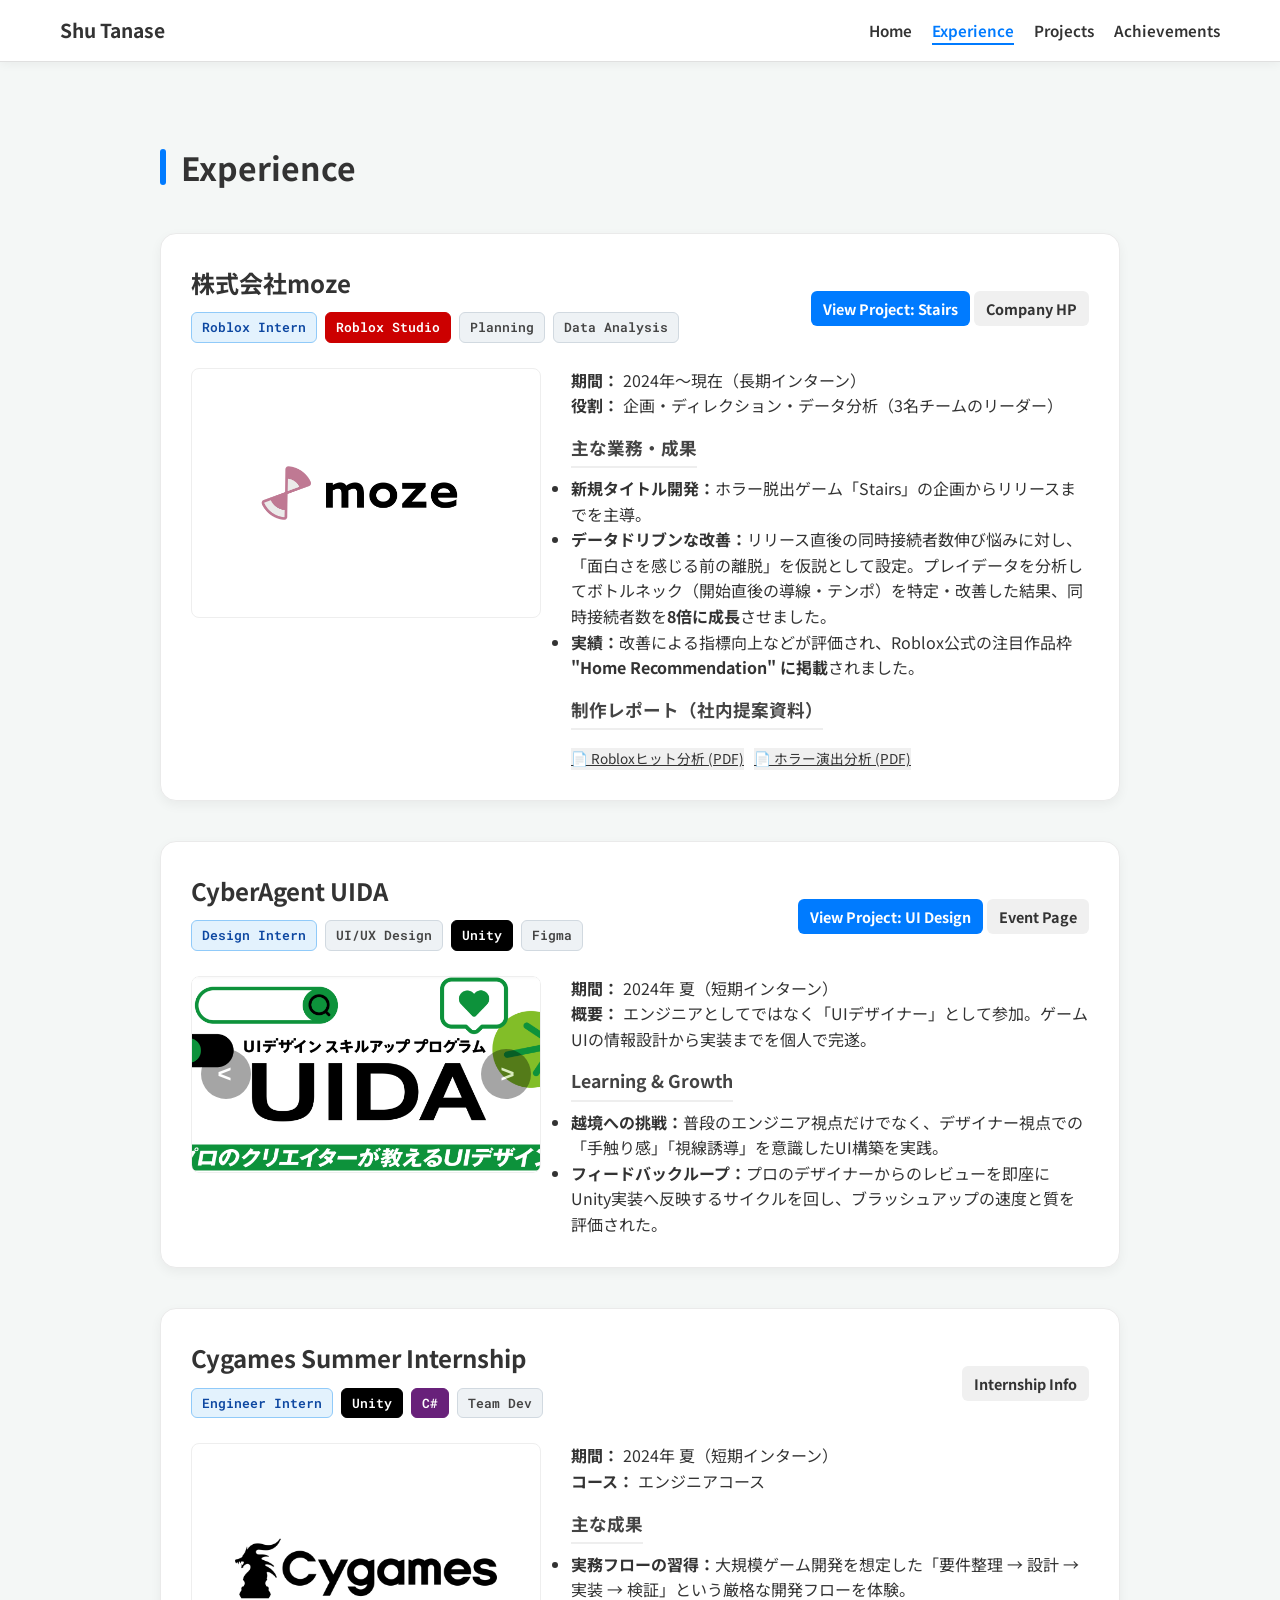
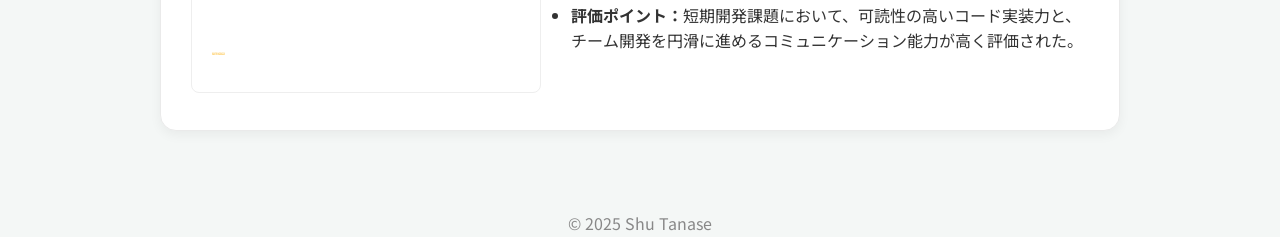
<file: experience.html>
<!DOCTYPE html>
<html lang="ja">
<head>
    <meta charset="UTF-8" />
    <meta name="viewport" content="width=device-width, initial-scale=1.0" />
    <title>Experience | 多那瀬周 Portfolio</title>
    <link rel="stylesheet" href="css/style.css" />
</head>
<body>
    <header>
        <nav class="navbar">
            <a href="index.html" class="nav-brand">Shu Tanase</a>
            <ul class="nav-list">
                <li><a href="index.html">Home</a></li>
                <li><a href="experience.html" class="current">Experience</a></li>
                <li><a href="projects.html">Projects</a></li>
                <li><a href="achievements.html">Achievements</a></li>
            </ul>
        </nav>
    </header>

    <section id="experience" class="section">
        <h2 class="section-title">Experience</h2>

        <article class="project-card" id="exp-moze">
            <div class="project-header">
                <div>
                    <h3 class="project-title">株式会社moze</h3>
                    <div class="tech-stack">
                        <span class="badge role">Roblox Intern</span>
                        <span class="badge roblox">Roblox Studio</span>
                        <span class="badge">Planning</span>
                        <span class="badge">Data Analysis</span>
                    </div>
                </div>
                <div class="project-links">
                    <a href="projects.html#proj-stairs" class="btn-primary">View Project: Stairs</a>
                    <a href="https://www.moze.ai/" target="_blank" class="btn-secondary">Company HP</a>
                </div>
            </div>

            <div class="project-grid">
                <div class="project-visuals">
                    <img src="images/moze-logo.png" alt="moze logo" class="project-img img-contain">
                </div>

                <div class="project-info">
                    <p><strong>期間：</strong> 2024年〜現在（長期インターン）</p>
                    <p><strong>役割：</strong> 企画・ディレクション・データ分析（3名チームのリーダー）</p>

                    <h4>主な業務・成果</h4>
                    <ul>
                        <li><strong>新規タイトル開発：</strong>ホラー脱出ゲーム「Stairs」の企画からリリースまでを主導。</li>
                        <li><strong>データドリブンな改善：</strong>リリース直後の同時接続者数伸び悩みに対し、「面白さを感じる前の離脱」を仮説として設定。プレイデータを分析してボトルネック（開始直後の導線・テンポ）を特定・改善した結果、同時接続者数を<strong>8倍に成長</strong>させました。</li>
                        <li><strong>実績：</strong>改善による指標向上などが評価され、Roblox公式の注目作品枠 <strong>"Home Recommendation" に掲載</strong>されました。</li>
                    </ul>

                    <h4>制作レポート（社内提案資料）</h4>
                    <div style="display: flex; gap: 10px; flex-wrap: wrap; margin-top: 10px;">
                        <a href="docs/roblox_hit_analysis.pdf" target="_blank" class="btn-secondary" style="font-size: 0.85rem;">
                            📄 Robloxヒット分析 (PDF)
                        </a>
                        <a href="docs/roblox_horror_analysis.pdf" target="_blank" class="btn-secondary" style="font-size: 0.85rem;">
                            📄 ホラー演出分析 (PDF)
                        </a>
                    </div>
                </div>
            </div>
        </article>

        <article class="project-card" id="exp-uida">
            <div class="project-header">
                <div>
                    <h3 class="project-title">CyberAgent UIDA</h3>
                    <div class="tech-stack">
                        <span class="badge role">Design Intern</span>
                        <span class="badge">UI/UX Design</span>
                        <span class="badge unity">Unity</span>
                        <span class="badge">Figma</span>
                    </div>
                </div>
                <div class="project-links">
                    <a href="projects.html#proj-uida" class="btn-primary">View Project: UI Design</a>
                    <a href="https://www.cyberagent.co.jp/careers/students/event/detail/id=31982" target="_blank" class="btn-secondary">Event Page</a>
                </div>
            </div>

            <div class="project-grid">
                <div class="project-visuals">
                    <div class="slider-container" style="position: relative; overflow: hidden; border-radius: 8px;">
                        <div class="slider-track" style="display: flex; transition: transform 0.3s ease;">
                            <img src="images/uida1.png" alt="UIDA Slide 1" class="project-img" style="flex-shrink:0; width:100%;">
                            <img src="images/uida2.png" alt="UIDA Slide 2" class="project-img" style="flex-shrink:0; width:100%;">
                        </div>
                        <button class="prev-btn" aria-label="Previous">&lt;</button>
                        <button class="next-btn" aria-label="Next">&gt;</button>
                    </div>
                </div>

                <div class="project-info">
                    <p><strong>期間：</strong> 2024年 夏（短期インターン）</p>
                    <p><strong>概要：</strong> エンジニアとしてではなく「UIデザイナー」として参加。ゲームUIの情報設計から実装までを個人で完遂。</p>

                    <h4>Learning & Growth</h4>
                    <ul>
                        <li><strong>越境への挑戦：</strong>普段のエンジニア視点だけでなく、デザイナー視点での「手触り感」「視線誘導」を意識したUI構築を実践。</li>
                        <li><strong>フィードバックループ：</strong>プロのデザイナーからのレビューを即座にUnity実装へ反映するサイクルを回し、ブラッシュアップの速度と質を評価された。</li>
                    </ul>
                </div>
            </div>
        </article>

        <article class="project-card" id="exp-cygames">
            <div class="project-header">
                <div>
                    <h3 class="project-title">Cygames Summer Internship</h3>
                    <div class="tech-stack">
                        <span class="badge role">Engineer Intern</span>
                        <span class="badge unity">Unity</span>
                        <span class="badge csharp">C#</span>
                        <span class="badge">Team Dev</span>
                    </div>
                </div>
                <div class="project-links">
                    <a href="https://fresh.cygames.co.jp/internship/detail.html?engineer&summer" target="_blank" class="btn-secondary">Internship Info</a>
                </div>
            </div>

            <div class="project-grid">
                <div class="project-visuals">
                    <img src="images/cygames.png" alt="Cygames logo" class="project-img img-contain">
                </div>

                <div class="project-info">
                    <p><strong>期間：</strong> 2024年 夏（短期インターン）</p>
                    <p><strong>コース：</strong> エンジニアコース</p>

                    <h4>主な成果</h4>
                    <ul>
                        <li><strong>実務フローの習得：</strong>大規模ゲーム開発を想定した「要件整理 → 設計 → 実装 → 検証」という厳格な開発フローを体験。</li>
                        <li><strong>評価ポイント：</strong>短期開発課題において、可読性の高いコード実装力と、チーム開発を円滑に進めるコミュニケーション能力が高く評価された。</li>
                    </ul>
                </div>
            </div>
        </article>
    </section>

    <footer>
        <p style="text-align:center; margin-top:50px; color:#888;">© 2025 Shu Tanase</p>
    </footer>

    <script src="js/main.js"></script>
</body>
</html>
</file>
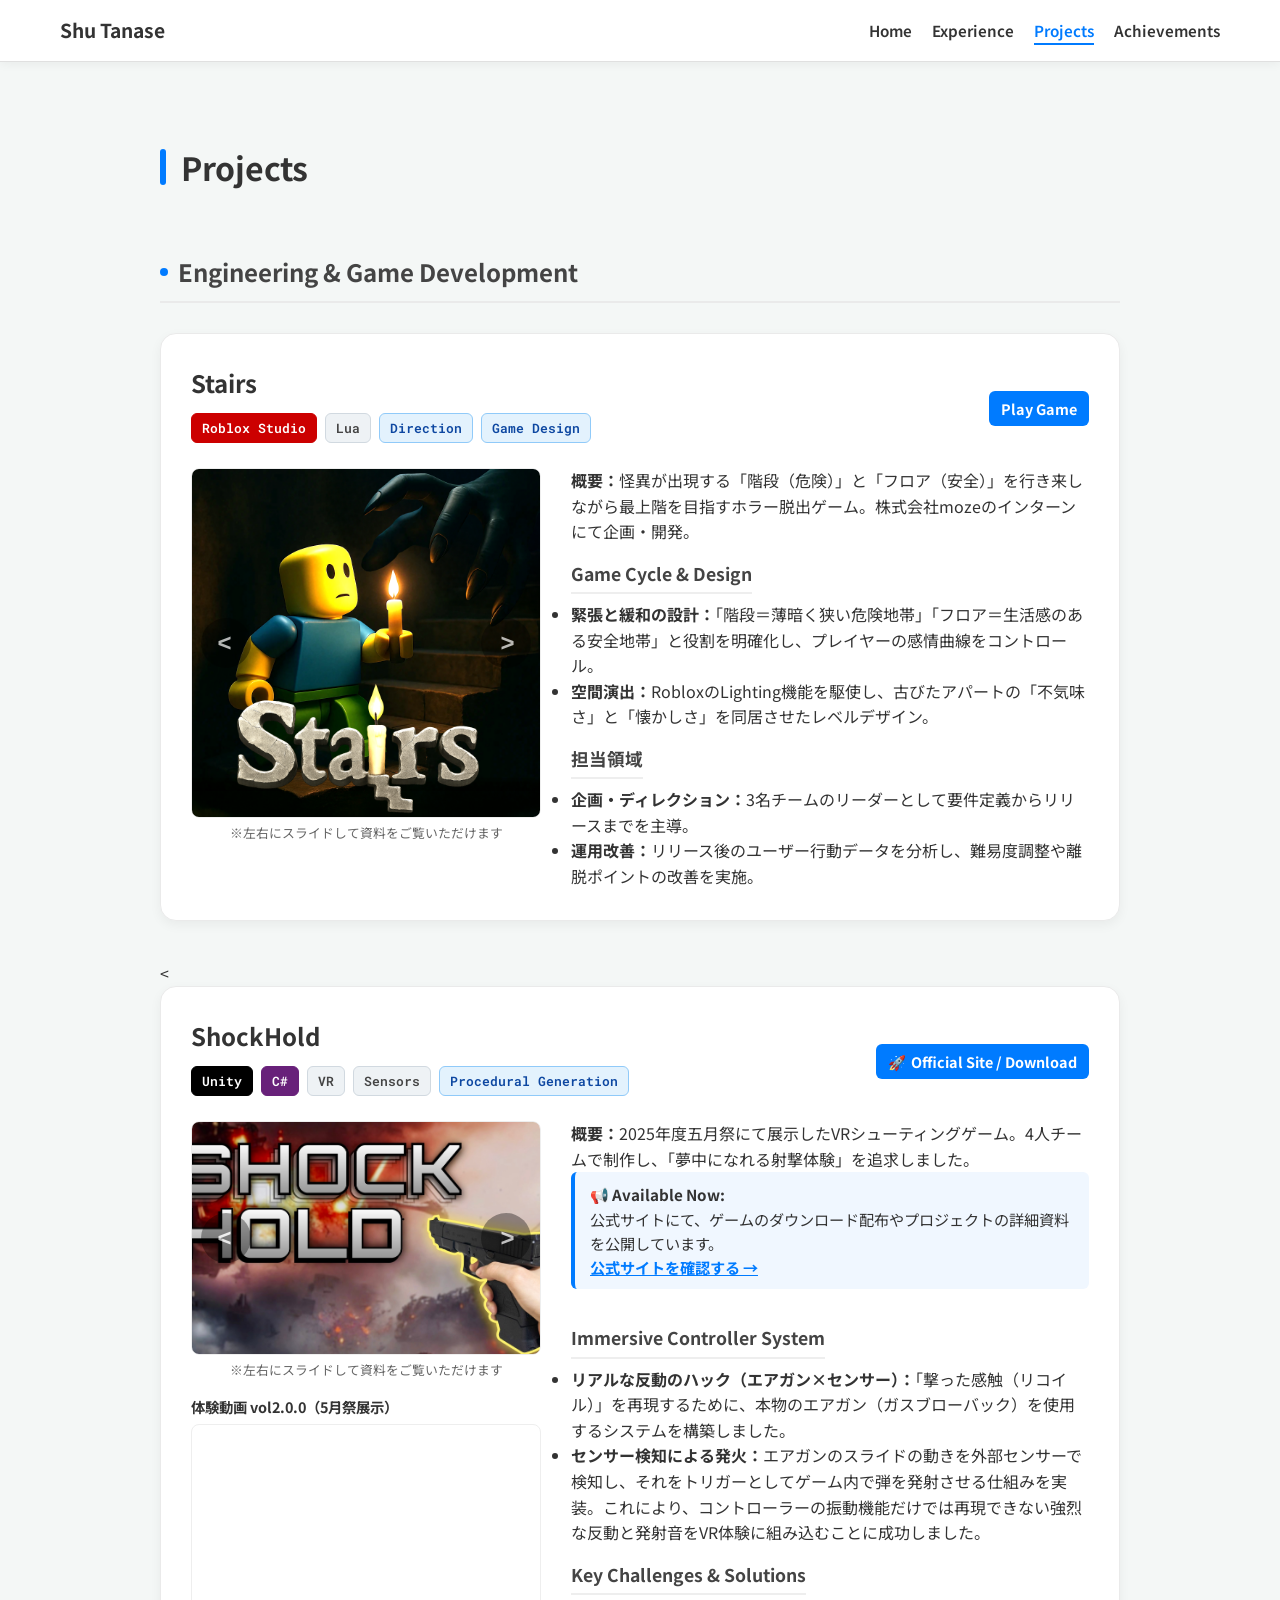
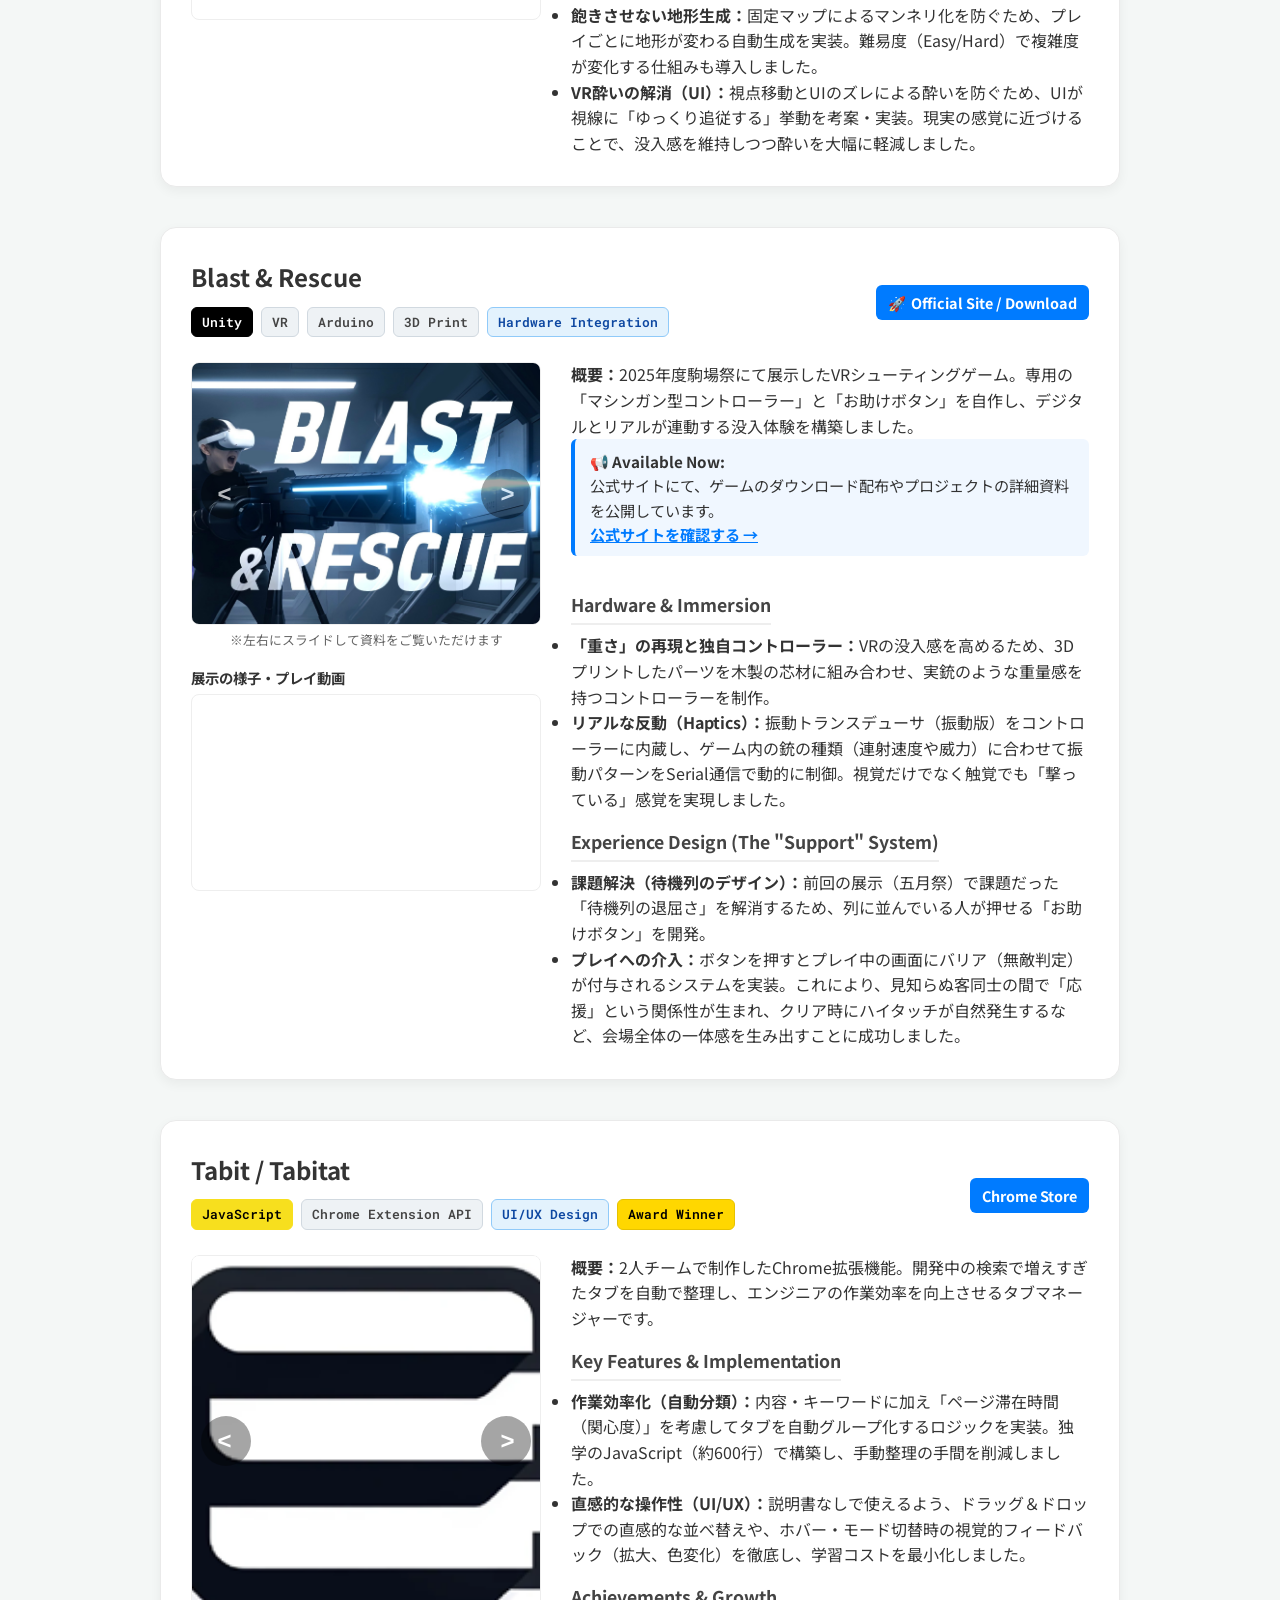
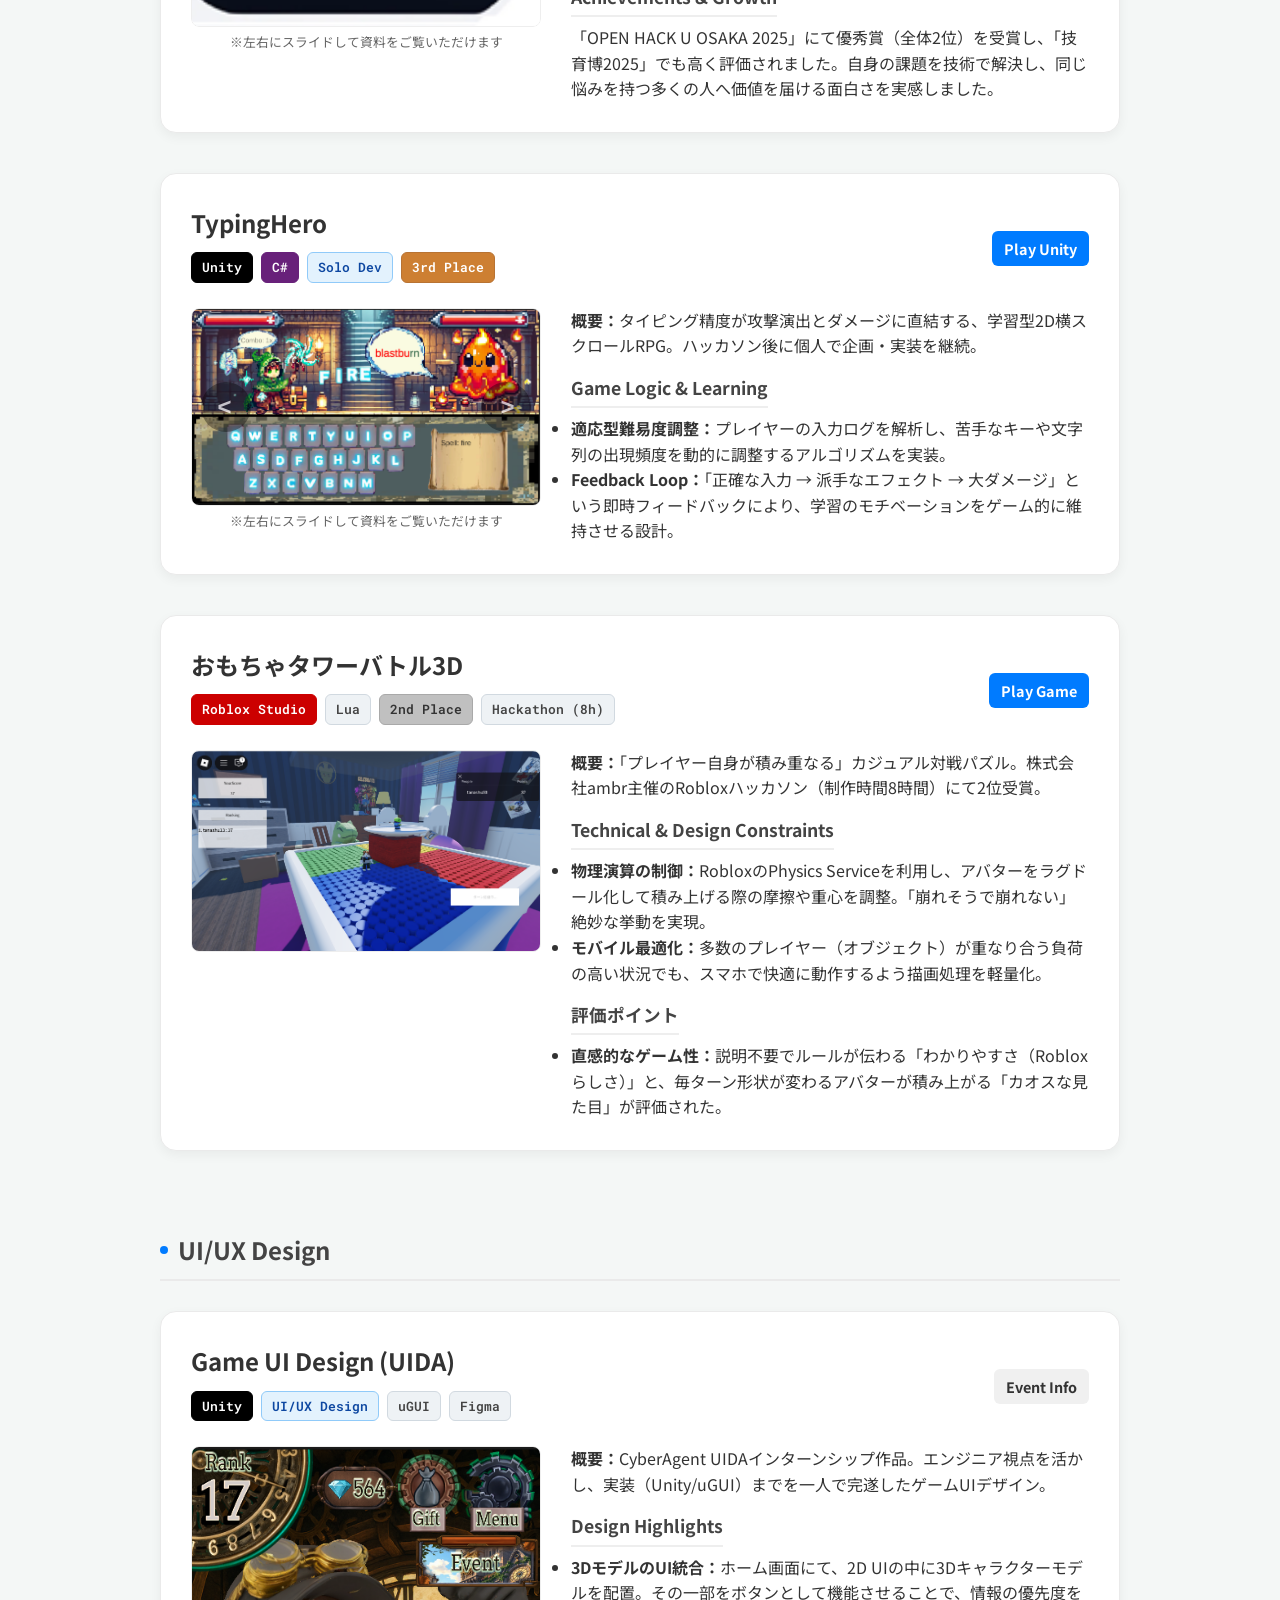
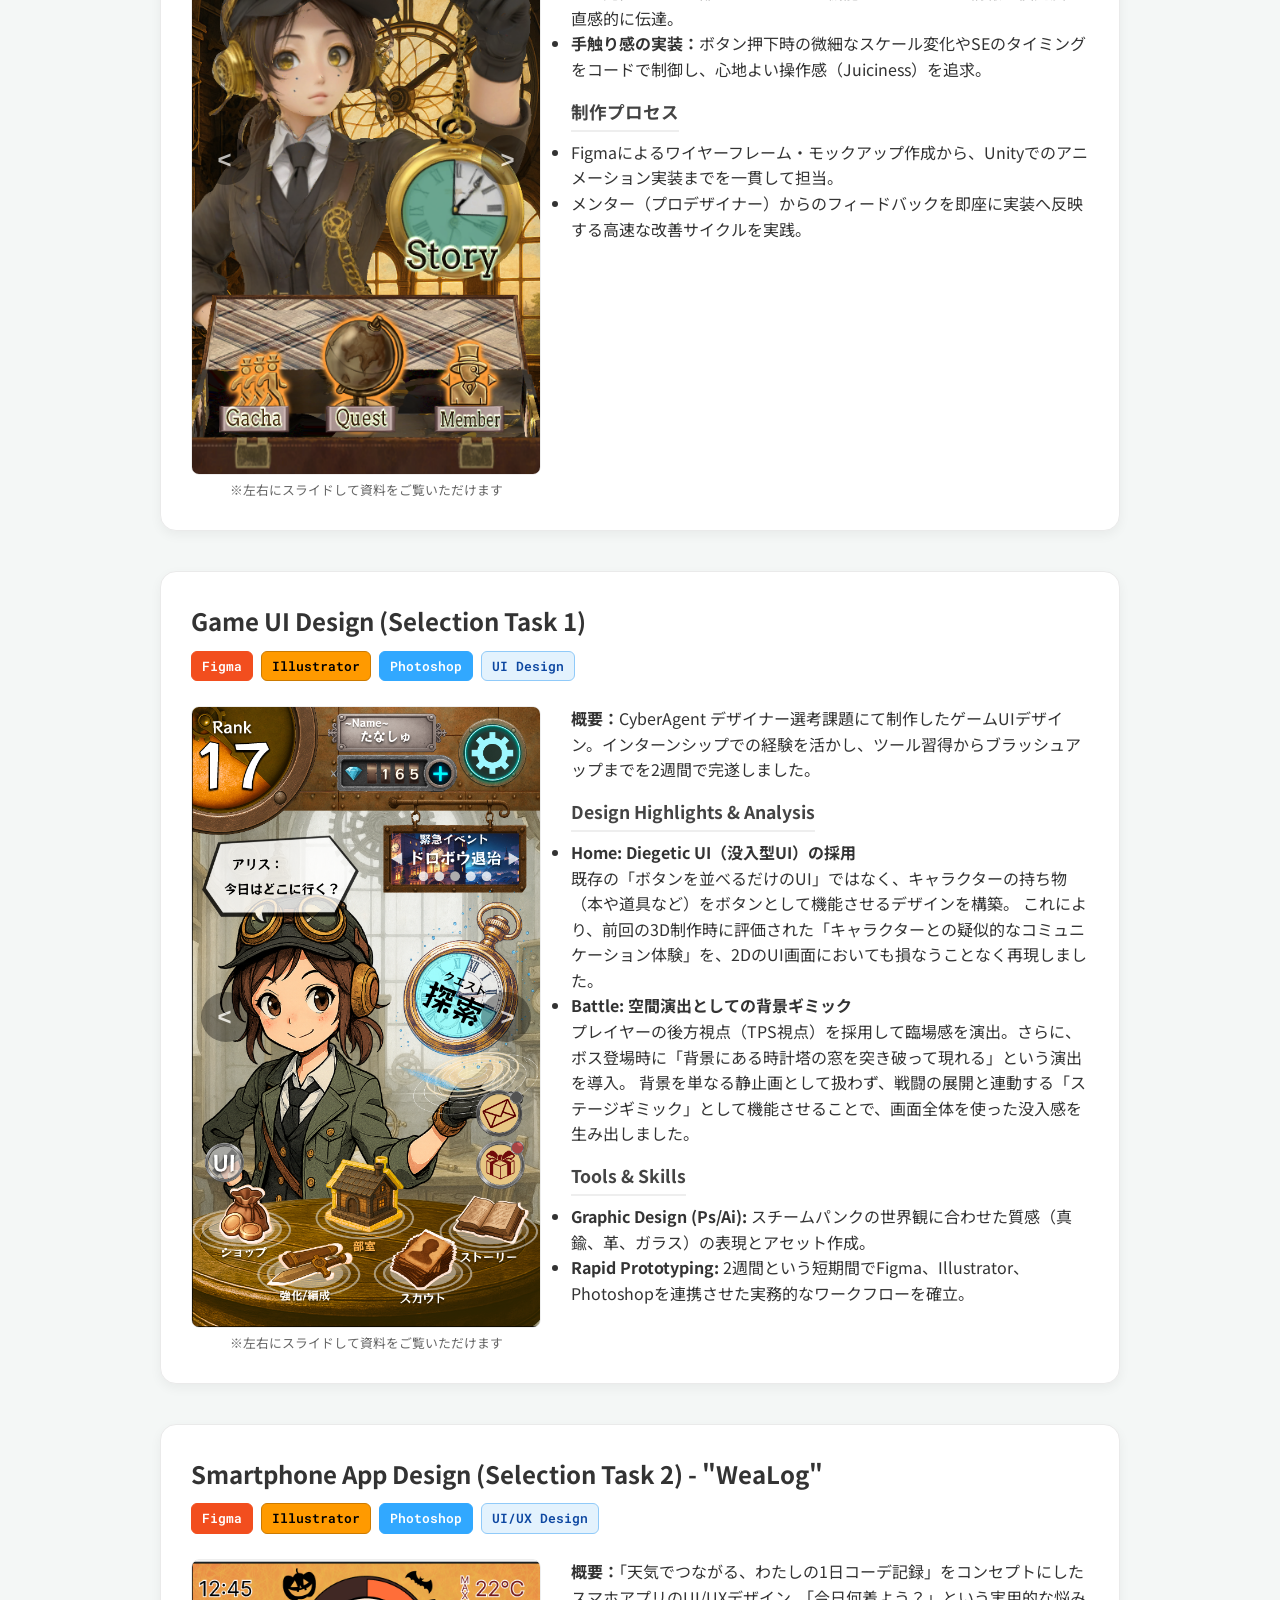
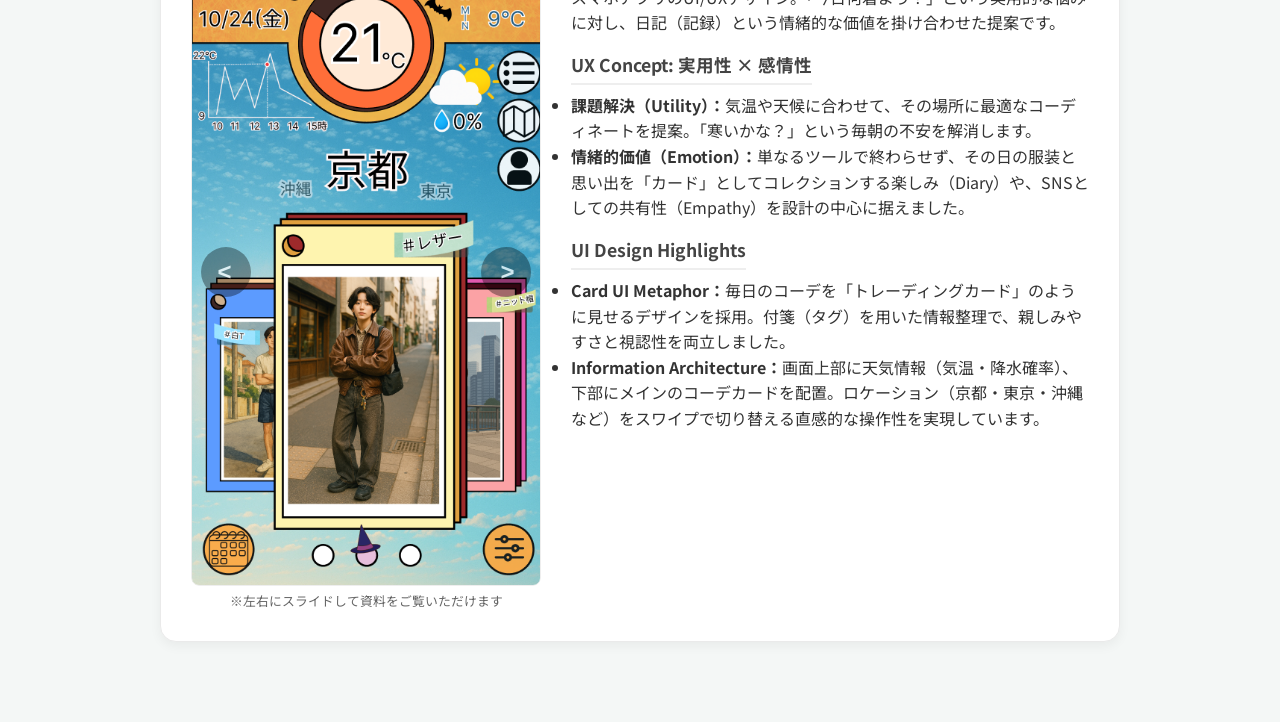
<file: projects.html>
<!DOCTYPE html>
<html lang="ja">
<head>
    <meta charset="UTF-8" />
    <meta name="viewport" content="width=device-width, initial-scale=1.0" />
    <title>Projects | 多那瀬周 Portfolio</title>
    <link rel="stylesheet" href="css/style.css" />
</head>
<body>
    <header>
        <nav class="navbar">
            <a href="index.html" class="nav-brand">Shu Tanase</a>
            <ul class="nav-list">
                <li><a href="index.html">Home</a></li>
                <li><a href="experience.html">Experience</a></li>
                <li><a href="projects.html" class="current">Projects</a></li>
                <li><a href="achievements.html">Achievements</a></li>
            </ul>
        </nav>
    </header>

    <section id="projects" class="section">
        <h2 class="section-title">Projects</h2>

        <h3 id="engineering" class="category-title">Engineering & Game Development</h3>
        <article class="project-card" id="proj-stairs">
            <div class="project-header">
                <div>
                    <h3 class="project-title">Stairs</h3>
                    <div class="tech-stack">
                        <span class="badge roblox">Roblox Studio</span>
                        <span class="badge">Lua</span>
                        <span class="badge role">Direction</span>
                        <span class="badge role">Game Design</span>
                    </div>
                </div>
                <div class="project-links">
                    <a href="https://www.roblox.com/ja/games/123132618690523/Stairs" target="_blank" class="btn-primary">Play Game</a>
                </div>
            </div>
            <div class="project-grid">
                <div class="project-visuals">
                    <div class="slider-container" style="position: relative; overflow: hidden; border-radius: 8px;">
                        <div class="slider-track" style="display: flex; transition: transform 0.3s ease;">
                            <img src="images/stairs1.png" alt="Stairs Icon" class="project-img" style="flex-shrink:0; width:100%;">
                            <img src="images/stairs2.png" alt="Stairs Screen 1" class="project-img" style="flex-shrink:0; width:100%;">
                            <img src="images/stairs3.png" alt="Stairs Screen 2" class="project-img" style="flex-shrink:0; width:100%;">
                            <img src="images/stairs4.png" alt="Stairs Screen 3" class="project-img" style="flex-shrink:0; width:100%;">
                        </div>
                        <button class="prev-btn" aria-label="Previous">&lt;</button>
                        <button class="next-btn" aria-label="Next">&gt;</button>
                    </div>
                    <p style="font-size:0.8rem; color:#666; text-align:center; margin-top:5px;">※左右にスライドして資料をご覧いただけます</p>
                </div>
                <div class="project-info">
                    <p><strong>概要：</strong>怪異が出現する「階段（危険）」と「フロア（安全）」を行き来しながら最上階を目指すホラー脱出ゲーム。株式会社mozeのインターンにて企画・開発。</p>
                    <h4>Game Cycle & Design</h4>
                    <ul>
                        <li><strong>緊張と緩和の設計：</strong>「階段＝薄暗く狭い危険地帯」「フロア＝生活感のある安全地帯」と役割を明確化し、プレイヤーの感情曲線をコントロール。</li>
                        <li><strong>空間演出：</strong>RobloxのLighting機能を駆使し、古びたアパートの「不気味さ」と「懐かしさ」を同居させたレベルデザイン。</li>
                    </ul>
                    <h4>担当領域</h4>
                    <ul>
                        <li><strong>企画・ディレクション：</strong>3名チームのリーダーとして要件定義からリリースまでを主導。</li>
                        <li><strong>運用改善：</strong>リリース後のユーザー行動データを分析し、難易度調整や離脱ポイントの改善を実施。</li>
                    </ul>
                </div>
            </div>
        </article>

        <<article class="project-card" id="proj-shockhold">
            <div class="project-header">
                <div>
                    <h3 class="project-title">ShockHold</h3>
                    <div class="tech-stack">
                        <span class="badge unity">Unity</span>
                        <span class="badge csharp">C#</span>
                        <span class="badge">VR</span>
                        <span class="badge">Sensors</span>
                        <span class="badge role">Procedural Generation</span>
                    </div>
                </div>
                <div class="project-links">
                    <a href="https://dyecon.github.io/shockHold/" target="_blank" class="btn-primary" style="display: inline-flex; align-items: center; gap: 5px;">
                        <span>🚀</span> Official Site / Download
                    </a>
                </div>
            </div>
            <div class="project-grid">
                <div class="project-visuals">
                    <div class="slider-container" style="position: relative; overflow: hidden; border-radius: 8px;">
                        <div class="slider-track" style="display: flex; transition: transform 0.3s ease;">
                            <img src="images/shockhold1.png" alt="ShockHold Main" class="project-img" style="flex-shrink:0; width:100%;">
                            <img src="images/shockhold_gun.png" alt="Sensor Airsoft Gun" class="project-img" style="flex-shrink:0; width:100%;">
                            <img src="images/shockhold2.png" alt="ShockHold Screen 1" class="project-img" style="flex-shrink:0; width:100%;">
                            <img src="images/shockhold3.png" alt="ShockHold Screen 2" class="project-img" style="flex-shrink:0; width:100%;">
                        </div>
                        <button class="prev-btn" aria-label="Previous">&lt;</button>
                        <button class="next-btn" aria-label="Next">&gt;</button>
                    </div>
                    <p style="font-size:0.8rem; color:#666; text-align:center; margin-top:5px;">※左右にスライドして資料をご覧いただけます</p>
                    
                    <div style="margin-top: 15px;">
                        <p style="margin-bottom: 5px; font-size: 0.9rem;"><strong>体験動画 vol2.0.0（5月祭展示）</strong></p>
                        <div style="width: 100%; aspect-ratio: 16/9; border-radius: 8px; overflow: hidden; border: 1px solid #eee;">
                            <iframe src="https://www.youtube.com/embed/7N8qsHZpClg?rel=0" title="体験動画 vol2.0.0" width="100%" height="100%" loading="lazy" frameborder="0" allow="accelerometer; autoplay; clipboard-write; encrypted-media; gyroscope; picture-in-picture; web-share" referrerpolicy="strict-origin-when-cross-origin" allowfullscreen></iframe>
                        </div>
                    </div>
                </div>

                <div class="project-info">
                    <p><strong>概要：</strong>2025年度五月祭にて展示したVRシューティングゲーム。4人チームで制作し、「夢中になれる射撃体験」を追求しました。</p>
                    
                    <div style="background: #f0f7ff; padding: 10px 15px; border-radius: 6px; margin-bottom: 20px; border-left: 4px solid var(--primary-color);">
                        <p style="margin: 0; font-size: 0.95rem;">
                            <strong>📢 Available Now:</strong><br>
                            公式サイトにて、ゲームのダウンロード配布やプロジェクトの詳細資料を公開しています。<br>
                            <a href="https://dyecon.github.io/shockHold/" target="_blank" style="color: var(--primary-color); font-weight: bold; text-decoration: underline;">公式サイトを確認する →</a>
                        </p>
                    </div>

                    <h4>Immersive Controller System</h4>
                    <ul>
                        <li><strong>リアルな反動のハック（エアガン×センサー）：</strong>「撃った感触（リコイル）」を再現するために、本物のエアガン（ガスブローバック）を使用するシステムを構築しました。</li>
                        <li><strong>センサー検知による発火：</strong>エアガンのスライドの動きを外部センサーで検知し、それをトリガーとしてゲーム内で弾を発射させる仕組みを実装。これにより、コントローラーの振動機能だけでは再現できない強烈な反動と発射音をVR体験に組み込むことに成功しました。</li>
                    </ul>

                    <h4>Key Challenges & Solutions</h4>
                    <ul>
                        <li><strong>飽きさせない地形生成：</strong>固定マップによるマンネリ化を防ぐため、プレイごとに地形が変わる自動生成を実装。難易度（Easy/Hard）で複雑度が変化する仕組みも導入しました。</li>
                        <li><strong>VR酔いの解消（UI）：</strong>視点移動とUIのズレによる酔いを防ぐため、UIが視線に「ゆっくり追従する」挙動を考案・実装。現実の感覚に近づけることで、没入感を維持しつつ酔いを大幅に軽減しました。</li>
                    </ul>
                </div>
            </div>
        </article>

        <article class="project-card" id="proj-blast">
            <div class="project-header">
                <div>
                    <h3 class="project-title">Blast & Rescue</h3>
                    <div class="tech-stack">
                        <span class="badge unity">Unity</span>
                        <span class="badge">VR</span>
                        <span class="badge">Arduino</span>
                        <span class="badge">3D Print</span>
                        <span class="badge role">Hardware Integration</span>
                    </div>
                </div>
                <div class="project-links">
                    <a href="https://dyecon.github.io/blastandrescue/" target="_blank" class="btn-primary" style="display: inline-flex; align-items: center; gap: 5px;">
                        <span>🚀</span> Official Site / Download
                    </a>
                </div>
            </div>
            <div class="project-grid">
                <div class="project-visuals">
                    <div class="slider-container" style="position: relative; overflow: hidden; border-radius: 8px;">
                        <div class="slider-track" style="display: flex; transition: transform 0.3s ease;">
                            <img src="images/blast/blast1.png" alt="Blast & Rescue Main" class="project-img" style="flex-shrink:0; width:100%;">
                            <img src="images/blast/blast2.png" alt="Controller Device" class="project-img" style="flex-shrink:0; width:100%;">
                            <img src="images/blast/blast3.png" alt="Event Scene" class="project-img" style="flex-shrink:0; width:100%;">
                            <img src="images/blast/blast4.png" alt="Game Screen" class="project-img" style="flex-shrink:0; width:100%;">
                        </div>
                        <button class="prev-btn" aria-label="Previous">&lt;</button>
                        <button class="next-btn" aria-label="Next">&gt;</button>
                    </div>
                    <p style="font-size:0.8rem; color:#666; text-align:center; margin-top:5px;">※左右にスライドして資料をご覧いただけます</p>

                    <div style="margin-top: 15px;">
                        <p style="margin-bottom: 5px; font-size: 0.9rem;"><strong>展示の様子・プレイ動画</strong></p>
                        <div style="width: 100%; aspect-ratio: 16/9; border-radius: 8px; overflow: hidden; border: 1px solid #eee;">
                            <iframe src="https://www.youtube.com/embed/ISwscVVUCOQ?rel=0" title="Blast & Rescue Video" width="100%" height="100%" loading="lazy" frameborder="0" allow="accelerometer; autoplay; clipboard-write; encrypted-media; gyroscope; picture-in-picture; web-share" referrerpolicy="strict-origin-when-cross-origin" allowfullscreen></iframe>
                        </div>
                    </div>
                </div>

                <div class="project-info">
                    <p><strong>概要：</strong>2025年度駒場祭にて展示したVRシューティングゲーム。専用の「マシンガン型コントローラー」と「お助けボタン」を自作し、デジタルとリアルが連動する没入体験を構築しました。</p>

                    <div style="background: #f0f7ff; padding: 10px 15px; border-radius: 6px; margin-bottom: 20px; border-left: 4px solid var(--primary-color);">
                        <p style="margin: 0; font-size: 0.95rem;">
                            <strong>📢 Available Now:</strong><br>
                            公式サイトにて、ゲームのダウンロード配布やプロジェクトの詳細資料を公開しています。<br>
                            <a href="https://dyecon.github.io/blastandrescue/" target="_blank" style="color: var(--primary-color); font-weight: bold; text-decoration: underline;">公式サイトを確認する →</a>
                        </p>
                    </div>

                    <h4>Hardware & Immersion</h4>
                    <ul>
                        <li><strong>「重さ」の再現と独自コントローラー：</strong>VRの没入感を高めるため、3Dプリントしたパーツを木製の芯材に組み合わせ、実銃のような重量感を持つコントローラーを制作。</li>
                        <li><strong>リアルな反動（Haptics）：</strong>振動トランスデューサ（振動版）をコントローラーに内蔵し、ゲーム内の銃の種類（連射速度や威力）に合わせて振動パターンをSerial通信で動的に制御。視覚だけでなく触覚でも「撃っている」感覚を実現しました。</li>
                    </ul>

                    <h4>Experience Design (The "Support" System)</h4>
                    <ul>
                        <li><strong>課題解決（待機列のデザイン）：</strong>前回の展示（五月祭）で課題だった「待機列の退屈さ」を解消するため、列に並んでいる人が押せる「お助けボタン」を開発。</li>
                        <li><strong>プレイへの介入：</strong>ボタンを押すとプレイ中の画面にバリア（無敵判定）が付与されるシステムを実装。これにより、見知らぬ客同士の間で「応援」という関係性が生まれ、クリア時にハイタッチが自然発生するなど、会場全体の一体感を生み出すことに成功しました。</li>
                    </ul>
                </div>
            </div>
        </article>


       

        <article class="project-card" id="proj-tabit">
            <div class="project-header">
                <div>
                    <h3 class="project-title">Tabit / Tabitat</h3>
                    <div class="tech-stack">
                        <span class="badge js">JavaScript</span>
                        <span class="badge">Chrome Extension API</span>
                        <span class="badge role">UI/UX Design</span>
                        <span class="badge gold">Award Winner</span>
                    </div>
                </div>
                <div class="project-links">
                    <a href="https://chromewebstore.google.com/detail/glcipgmgjcfpdmmomflnhgenkkchlmln" target="_blank" class="btn-primary">Chrome Store</a>
                </div>
            </div>
            <div class="project-grid">
                <div class="project-visuals">
                    <div class="slider-container" style="position: relative; overflow: hidden; border-radius: 8px;">
                        <div class="slider-track" style="display: flex; transition: transform 0.3s ease;">
                            <img src="images/tabit1.png" alt="Tabit 1" class="project-img" style="flex-shrink:0; width:100%;">
                            <img src="images/tabit2.png" alt="Tabit 2" class="project-img" style="flex-shrink:0; width:100%;">
                            <img src="images/tabit3.png" alt="Tabit 3" class="project-img" style="flex-shrink:0; width:100%;">
                        </div>
                        <button class="prev-btn" aria-label="Previous">&lt;</button>
                        <button class="next-btn" aria-label="Next">&gt;</button>
                    </div>
                    <p style="font-size:0.8rem; color:#666; text-align:center; margin-top:5px;">※左右にスライドして資料をご覧いただけます</p>
                </div>
                <div class="project-info">
                    <p><strong>概要：</strong>2人チームで制作したChrome拡張機能。開発中の検索で増えすぎたタブを自動で整理し、エンジニアの作業効率を向上させるタブマネージャーです。</p>
                    <h4>Key Features & Implementation</h4>
                    <ul>
                        <li><strong>作業効率化（自動分類）：</strong>内容・キーワードに加え「ページ滞在時間（関心度）」を考慮してタブを自動グループ化するロジックを実装。独学のJavaScript（約600行）で構築し、手動整理の手間を削減しました。</li>
                        <li><strong>直感的な操作性（UI/UX）：</strong>説明書なしで使えるよう、ドラッグ＆ドロップでの直感的な並べ替えや、ホバー・モード切替時の視覚的フィードバック（拡大、色変化）を徹底し、学習コストを最小化しました。</li>
                    </ul>
                    <h4>Achievements & Growth</h4>
                    <p>「OPEN HACK U OSAKA 2025」にて優秀賞（全体2位）を受賞し、「技育博2025」でも高く評価されました。自身の課題を技術で解決し、同じ悩みを持つ多くの人へ価値を届ける面白さを実感しました。</p>
                </div>
            </div>
        </article>

        <article class="project-card" id="proj-typinghero">
            <div class="project-header">
                <div>
                    <h3 class="project-title">TypingHero</h3>
                    <div class="tech-stack">
                        <span class="badge unity">Unity</span>
                        <span class="badge csharp">C#</span>
                        <span class="badge role">Solo Dev</span>
                        <span class="badge bronze">3rd Place</span>
                    </div>
                </div>
                <div class="project-links">
                    <a href="https://play.unity.com/ja/games/b9aa9478-fca8-4a03-ba26-d3dc4d3b400a/typinghero" target="_blank" class="btn-primary">Play Unity</a>
                </div>
            </div>
            <div class="project-grid">
                <div class="project-visuals">
                    <div class="slider-container" style="position: relative; overflow: hidden; border-radius: 8px;">
                        <div class="slider-track" style="display: flex; transition: transform 0.3s ease;">
                            <img src="images/typing-hero1.png" alt="TypingHero 1" class="project-img" style="flex-shrink:0; width:100%;">
                            <img src="images/typing-hero2.png" alt="TypingHero 2" class="project-img" style="flex-shrink:0; width:100%;">
                            <img src="images/typing-hero3.png" alt="TypingHero 3" class="project-img" style="flex-shrink:0; width:100%;">
                        </div>
                        <button class="prev-btn" aria-label="Previous">&lt;</button>
                        <button class="next-btn" aria-label="Next">&gt;</button>
                    </div>
                    <p style="font-size:0.8rem; color:#666; text-align:center; margin-top:5px;">※左右にスライドして資料をご覧いただけます</p>
                </div>
                <div class="project-info">
                    <p><strong>概要：</strong>タイピング精度が攻撃演出とダメージに直結する、学習型2D横スクロールRPG。ハッカソン後に個人で企画・実装を継続。</p>
                    <h4>Game Logic & Learning</h4>
                    <ul>
                        <li><strong>適応型難易度調整：</strong>プレイヤーの入力ログを解析し、苦手なキーや文字列の出現頻度を動的に調整するアルゴリズムを実装。</li>
                        <li><strong>Feedback Loop：</strong>「正確な入力 → 派手なエフェクト → 大ダメージ」という即時フィードバックにより、学習のモチベーションをゲーム的に維持させる設計。</li>
                    </ul>
                </div>
            </div>
        </article>

        <article class="project-card" id="proj-toytower">
            <div class="project-header">
                <div>
                    <h3 class="project-title">おもちゃタワーバトル3D</h3>
                    <div class="tech-stack">
                        <span class="badge roblox">Roblox Studio</span>
                        <span class="badge">Lua</span>
                        <span class="badge silver">2nd Place</span>
                        <span class="badge">Hackathon (8h)</span>
                    </div>
                </div>

                <div class="project-links">
                    <a href="https://www.roblox.com/ja/games/78996187287078/3D" target="_blank" class="btn-primary">Play Game</a>
                </div>
            </div>
            <div class="project-grid">
                <div class="project-visuals">
                    <img src="images/toy-tower.png" alt="Toy Tower Battle" class="project-img">
                </div>
                <div class="project-info">
                    <p><strong>概要：</strong>「プレイヤー自身が積み重なる」カジュアル対戦パズル。株式会社ambr主催のRobloxハッカソン（制作時間8時間）にて2位受賞。</p>
                    <h4>Technical & Design Constraints</h4>
                    <ul>
                        <li><strong>物理演算の制御：</strong>RobloxのPhysics Serviceを利用し、アバターをラグドール化して積み上げる際の摩擦や重心を調整。「崩れそうで崩れない」絶妙な挙動を実現。</li>
                        <li><strong>モバイル最適化：</strong>多数のプレイヤー（オブジェクト）が重なり合う負荷の高い状況でも、スマホで快適に動作するよう描画処理を軽量化。</li>
                    </ul>
                    <h4>評価ポイント</h4>
                    <ul>
                        <li><strong>直感的なゲーム性：</strong>説明不要でルールが伝わる「わかりやすさ（Robloxらしさ）」と、毎ターン形状が変わるアバターが積み上がる「カオスな見た目」が評価された。</li>
                    </ul>
                </div>
            </div>
        </article>


        <h3 id="design" class="category-title" style="margin-top: 80px;">UI/UX Design</h3>

        <article class="project-card" id="proj-uida">
            <div class="project-header">
                <div>
                    <h3 class="project-title">Game UI Design (UIDA)</h3>
                    <div class="tech-stack">
                        <span class="badge unity">Unity</span>
                        <span class="badge role">UI/UX Design</span>
                        <span class="badge">uGUI</span>
                        <span class="badge">Figma</span>
                    </div>
                </div>
                <div class="project-links">
                    <a href="https://www.cyberagent.co.jp/careers/students/event/detail/id=31982" target="_blank" class="btn-secondary">Event Info</a>
                </div>
            </div>
            <div class="project-grid">
                <div class="project-visuals">
                    <div class="slider-container" style="position: relative; overflow: hidden; border-radius: 8px;">
                        <div class="slider-track" style="display: flex; transition: transform 0.3s ease;">
                            <img src="images/uida-p1.png" alt="UIDA Home" class="project-img" style="flex-shrink:0; width:100%;">
                            <img src="images/uida-p3.png" alt="UIDA Battle 1" class="project-img" style="flex-shrink:0; width:100%;">
                            <img src="images/uida-p4.png" alt="UIDA Battle 2" class="project-img" style="flex-shrink:0; width:100%;">
                            <img src="images/uida-p7.png" alt="UIDA Cut-in" class="project-img" style="flex-shrink:0; width:100%;">
                        </div>
                        <button class="prev-btn" aria-label="Previous">&lt;</button>
                        <button class="next-btn" aria-label="Next">&gt;</button>
                    </div>
                    <p style="font-size:0.8rem; color:#666; text-align:center; margin-top:5px;">※左右にスライドして資料をご覧いただけます</p>
                </div>
                <div class="project-info">
                    <p><strong>概要：</strong>CyberAgent UIDAインターンシップ作品。エンジニア視点を活かし、実装（Unity/uGUI）までを一人で完遂したゲームUIデザイン。</p>
                    <h4>Design Highlights</h4>
                    <ul>
                        <li><strong>3DモデルのUI統合：</strong>ホーム画面にて、2D UIの中に3Dキャラクターモデルを配置。その一部をボタンとして機能させることで、情報の優先度を直感的に伝達。</li>
                        <li><strong>手触り感の実装：</strong>ボタン押下時の微細なスケール変化やSEのタイミングをコードで制御し、心地よい操作感（Juiciness）を追求。</li>
                    </ul>
                    <h4>制作プロセス</h4>
                    <ul>
                        <li>Figmaによるワイヤーフレーム・モックアップ作成から、Unityでのアニメーション実装までを一貫して担当。</li>
                        <li>メンター（プロデザイナー）からのフィードバックを即座に実装へ反映する高速な改善サイクルを実践。</li>
                    </ul>
                </div>
            </div>
        </article>

        <article class="project-card" id="proj-ca-task1">
            <div class="project-header">
                <div>
                    <h3 class="project-title">Game UI Design (Selection Task 1)</h3>
                    <div class="tech-stack">
                        <span class="badge figma">Figma</span>
                        <span class="badge ai">Illustrator</span>
                        <span class="badge ps">Photoshop</span>
                        <span class="badge role">UI Design</span>
                    </div>
                </div>
            </div>
            <div class="project-grid">
                <div class="project-visuals">
                    <div class="slider-container" style="position: relative; overflow: hidden; border-radius: 8px;">
                        <div class="slider-track" style="display: flex; transition: transform 0.3s ease;">
                            <img src="images/ca_task1/01.png" alt="Slide 1" class="project-img" style="flex-shrink:0; width:100%;">
                            <img src="images/ca_task1/02.png" alt="Slide 2" class="project-img" style="flex-shrink:0; width:100%;">
                            <img src="images/ca_task1/03.png" alt="Slide 3" class="project-img" style="flex-shrink:0; width:100%;">
                            <img src="images/ca_task1/04.png" alt="Slide 4" class="project-img" style="flex-shrink:0; width:100%;">
                            <img src="images/ca_task1/05.png" alt="Slide 5" class="project-img" style="flex-shrink:0; width:100%;">
                            <img src="images/ca_task1/06.png" alt="Slide 6" class="project-img" style="flex-shrink:0; width:100%;">
                            <img src="images/ca_task1/07.png" alt="Slide 7" class="project-img" style="flex-shrink:0; width:100%;">
                            <img src="images/ca_task1/08.png" alt="Slide 8" class="project-img" style="flex-shrink:0; width:100%;">
                            <img src="images/ca_task1/09.png" alt="Slide 9" class="project-img" style="flex-shrink:0; width:100%;">
                            <img src="images/ca_task1/10.png" alt="Slide 10" class="project-img" style="flex-shrink:0; width:100%;">
                        </div>
                        <button class="prev-btn" aria-label="Previous">&lt;</button>
                        <button class="next-btn" aria-label="Next">&gt;</button>
                    </div>
                    <p style="font-size:0.8rem; color:#666; text-align:center; margin-top:5px;">※左右にスライドして資料をご覧いただけます</p>
                </div>
                <div class="project-info">
                    <p><strong>概要：</strong>CyberAgent デザイナー選考課題にて制作したゲームUIデザイン。インターンシップでの経験を活かし、ツール習得からブラッシュアップまでを2週間で完遂しました。</p>
                    <h4>Design Highlights & Analysis</h4>
                    <ul>
                        <li>
                            <strong>Home: Diegetic UI（没入型UI）の採用</strong><br>
                            既存の「ボタンを並べるだけのUI」ではなく、キャラクターの持ち物（本や道具など）をボタンとして機能させるデザインを構築。
                            これにより、前回の3D制作時に評価された「キャラクターとの疑似的なコミュニケーション体験」を、2DのUI画面においても損なうことなく再現しました。
                        </li>
                        <li>
                            <strong>Battle: 空間演出としての背景ギミック</strong><br>
                            プレイヤーの後方視点（TPS視点）を採用して臨場感を演出。さらに、ボス登場時に「背景にある時計塔の窓を突き破って現れる」という演出を導入。
                            背景を単なる静止画として扱わず、戦闘の展開と連動する「ステージギミック」として機能させることで、画面全体を使った没入感を生み出しました。
                        </li>
                    </ul>
                    <h4>Tools & Skills</h4>
                    <ul>
                        <li><strong>Graphic Design (Ps/Ai):</strong> スチームパンクの世界観に合わせた質感（真鍮、革、ガラス）の表現とアセット作成。</li>
                        <li><strong>Rapid Prototyping:</strong> 2週間という短期間でFigma、Illustrator、Photoshopを連携させた実務的なワークフローを確立。</li>
                    </ul>
                </div>
            </div>
        </article>

        <article class="project-card" id="proj-ca-task2">
            <div class="project-header">
                <div>
                    <h3 class="project-title">Smartphone App Design (Selection Task 2) - "WeaLog"</h3>
                    <div class="tech-stack">
                        <span class="badge figma">Figma</span>
                        <span class="badge ai">Illustrator</span>
                        <span class="badge ps">Photoshop</span>
                        <span class="badge role">UI/UX Design</span>
                    </div>
                </div>
            </div>
            <div class="project-grid">
                <div class="project-visuals">
                    <div class="slider-container" style="position: relative; overflow: hidden; border-radius: 8px;">
                        <div class="slider-track" style="display: flex; transition: transform 0.3s ease;">
                            <img src="images/ca_task2/01.png" alt="WeaLog Slide 1" class="project-img" style="flex-shrink:0; width:100%;">
                            <img src="images/ca_task2/02.png" alt="WeaLog Slide 2" class="project-img" style="flex-shrink:0; width:100%;">
                            <img src="images/ca_task2/03.png" alt="WeaLog Slide 3" class="project-img" style="flex-shrink:0; width:100%;">
                            <img src="images/ca_task2/04.png" alt="WeaLog Slide 4" class="project-img" style="flex-shrink:0; width:100%;">
                            <img src="images/ca_task2/05.png" alt="WeaLog Slide 5" class="project-img" style="flex-shrink:0; width:100%;">
                            <img src="images/ca_task2/06.png" alt="WeaLog Slide 6" class="project-img" style="flex-shrink:0; width:100%;">
                            <img src="images/ca_task2/07.png" alt="WeaLog Slide 7" class="project-img" style="flex-shrink:0; width:100%;">
                            <img src="images/ca_task2/08.png" alt="WeaLog Slide 8" class="project-img" style="flex-shrink:0; width:100%;">
                            <img src="images/ca_task2/09.png" alt="WeaLog Slide 9" class="project-img" style="flex-shrink:0; width:100%;">
                            <img src="images/ca_task2/10.png" alt="WeaLog Slide 10" class="project-img" style="flex-shrink:0; width:100%;">
                        </div>
                        <button class="prev-btn" aria-label="Previous">&lt;</button>
                        <button class="next-btn" aria-label="Next">&gt;</button>
                    </div>
                    <p style="font-size:0.8rem; color:#666; text-align:center; margin-top:5px;">※左右にスライドして資料をご覧いただけます</p>
                </div>
                <div class="project-info">
                    <p><strong>概要：</strong>「天気でつながる、わたしの1日コーデ記録」をコンセプトにしたスマホアプリのUI/UXデザイン。「今日何着よう？」という実用的な悩みに対し、日記（記録）という情緒的な価値を掛け合わせた提案です。</p>
                    <h4>UX Concept: 実用性 × 感情性</h4>
                    <ul>
                        <li><strong>課題解決（Utility）：</strong>気温や天候に合わせて、その場所に最適なコーディネートを提案。「寒いかな？」という毎朝の不安を解消します。</li>
                        <li><strong>情緒的価値（Emotion）：</strong>単なるツールで終わらせず、その日の服装と思い出を「カード」としてコレクションする楽しみ（Diary）や、SNSとしての共有性（Empathy）を設計の中心に据えました。</li>
                    </ul>
                    <h4>UI Design Highlights</h4>
                    <ul>
                        <li><strong>Card UI Metaphor：</strong>毎日のコーデを「トレーディングカード」のように見せるデザインを採用。付箋（タグ）を用いた情報整理で、親しみやすさと視認性を両立しました。</li>
                        <li><strong>Information Architecture：</strong>画面上部に天気情報（気温・降水確率）、下部にメインのコーデカードを配置。ロケーション（京都・東京・沖縄など）をスワイプで切り替える直感的な操作性を実現しています。</li>
                    </ul>
                </div>
            </div>
        </article>

    </section>

    <script src="js/main.js"></script>
</body>
</html>
</file>
<file: css/style.css>
@import url('https://fonts.googleapis.com/css2?family=Noto+Sans+JP:wght@400;700&family=Roboto+Mono:wght@500&display=swap');

:root {
    --primary-color: #007bff;
    --accent-color: #0056b3;
    --bg-color: #f4f7f6;
    --card-bg: #ffffff;
    --text-main: #333;
    --text-sub: #666;
    --font-main: 'Noto Sans JP', sans-serif;
    --font-code: 'Roboto Mono', monospace;
}

* {
    margin: 0;
    padding: 0;
    box-sizing: border-box;
}

body {
    font-family: var(--font-main);
    line-height: 1.6;
    color: var(--text-main);
    background-color: var(--bg-color);
}

/* --- Header & Nav --- */
header {
    background-color: rgba(255, 255, 255, 0.95);
    backdrop-filter: blur(10px);
    border-bottom: 1px solid #e0e0e0;
    position: sticky;
    top: 0;
    z-index: 1000;
    box-shadow: 0 2px 10px rgba(0,0,0,0.05);
}

.navbar {
    max-width: 1200px;
    margin: 0 auto;
    padding: 15px 20px;
    display: flex;
    justify-content: space-between;
    align-items: center;
}

.nav-brand {
    font-weight: 700;
    font-size: 1.2rem;
    color: var(--text-main);
    text-decoration: none;
}

.nav-list {
    display: flex;
    list-style: none;
    gap: 20px;
}

    .nav-list a {
        text-decoration: none;
        color: var(--text-main);
        font-weight: 600;
        font-size: 0.95rem;
        position: relative;
        transition: color 0.3s;
    }

        /* 現在のページを示すクラス */
        .nav-list a.current {
            color: var(--primary-color);
        }

        .nav-list a::after {
            content: '';
            position: absolute;
            width: 0;
            height: 2px;
            bottom: -4px;
            left: 0;
            background-color: var(--primary-color);
            transition: width 0.3s;
        }

        .nav-list a:hover {
            color: var(--primary-color);
        }

            .nav-list a:hover::after,
            .nav-list a.current::after {
                width: 100%;
            }

/* --- Sections --- */
.section {
    max-width: 1000px;
    margin: 80px auto;
    padding: 0 20px;
}

.section-title {
    font-size: 2rem;
    margin-bottom: 40px;
    display: flex;
    align-items: center;
    gap: 15px;
}

    .section-title::before {
        content: '';
        display: block;
        width: 6px;
        height: 36px;
        background-color: var(--primary-color);
        border-radius: 3px;
    }

/* --- Hero / About (Index) --- */
.hero-wrapper {
    background: white;
    padding: 40px;
    border-radius: 16px;
    box-shadow: 0 4px 20px rgba(0,0,0,0.05);
    display: flex;
    gap: 40px;
    align-items: flex-start;
}

.profile-img {
    width: 180px;
    height: 180px;
    border-radius: 50%;
    object-fit: cover;
    border: 4px solid white;
    box-shadow: 0 4px 12px rgba(0,0,0,0.15);
    flex-shrink: 0;
}

.hero-content h3 {
    font-size: 1.8rem;
    margin-bottom: 10px;
}

.hero-role {
    color: var(--primary-color);
    font-weight: 700;
    margin-bottom: 20px;
    display: block;
}

/* --- Tech Badges --- */
.tech-stack {
    display: flex;
    flex-wrap: wrap;
    gap: 8px;
    margin: 10px 0;
}

.badge {
    font-family: var(--font-code);
    font-size: 0.8rem;
    padding: 4px 10px;
    border-radius: 6px;
    background-color: #eef2f5;
    color: #444;
    border: 1px solid #d1d9e0;
    font-weight: 600;
}

    /* 言語・技術別カラー */
    .badge.unity {
        background-color: #000;
        color: #fff;
        border-color: #000;
    }

    .badge.csharp {
        background-color: #68217a;
        color: #fff;
        border-color: #68217a;
    }

    .badge.roblox {
        background-color: #cc0000;
        color: #fff;
        border-color: #cc0000;
    }

    .badge.js {
        background-color: #f7df1e;
        color: #000;
        border-color: #f7df1e;
    }

    .badge.role {
        background-color: #e3f2fd;
        color: #0d47a1;
        border-color: #90caf9;
    }

    /* 実績ランク別カラー */
    .badge.gold {
        background-color: #ffd700;
        color: #000;
        border-color: #e6c200;
    }

    .badge.silver {
        background-color: #c0c0c0;
        color: #333;
        border-color: #a9a9a9;
    }

    .badge.bronze {
        background-color: #cd7f32;
        color: #fff;
        border-color: #b87333;
    }

    .badge.award {
        background-color: #e3f2fd;
        color: #0d47a1;
        border-color: #90caf9;
    }

/* --- Overview Scroll (Index) --- */
.overview-scroll {
    display: grid;
    grid-template-columns: repeat(auto-fill, minmax(280px, 1fr));
    gap: 20px;
    padding-bottom: 10px;
}

.overview-item {
    background: white;
    border-radius: 12px;
    padding: 15px;
    display: flex;
    align-items: center;
    gap: 15px;
    text-decoration: none;
    color: var(--text-main);
    border: 1px solid #eee;
}

    .overview-item img {
        width: 60px;
        height: 60px;
        border-radius: 10px;
        object-fit: cover;
        border: 1px solid #eee;
    }

/* --- Achievements Link Grid --- */
.achievements-grid {
    display: grid;
    grid-template-columns: repeat(auto-fill, minmax(300px, 1fr));
    gap: 15px;
}

.achv-card {
    background: white;
    padding: 15px;
    border-radius: 8px;
    border: 1px solid #eee;
    display: flex;
    align-items: center;
    gap: 15px;
    text-decoration: none; /* リンクの下線を消す */
    color: inherit;
}

/* --- Interactive Card (Hover Effect) --- */
/* クリック可能なカードに共通して適用するクラス */
.card-interactive {
    transition: transform 0.2s, box-shadow 0.2s;
    border: 1px solid #eee;
}

    .card-interactive:hover {
        transform: translateY(-3px);
        box-shadow: 0 5px 15px rgba(0,0,0,0.08);
        border-color: var(--primary-color);
        cursor: pointer;
    }


/* --- Project Cards (共通) --- */
.project-card {
    background: var(--card-bg);
    border-radius: 16px;
    padding: 30px;
    margin-bottom: 40px;
    box-shadow: 0 4px 12px rgba(0,0,0,0.05);
    border: 1px solid #eaeaea;
}

.project-header {
    display: flex;
    justify-content: space-between;
    align-items: center;
    margin-bottom: 15px;
    flex-wrap: wrap;
    gap: 10px;
}

.project-title {
    font-size: 1.5rem;
    margin: 0;
}

.project-links a {
    display: inline-flex;
    align-items: center;
    gap: 5px;
    padding: 6px 12px;
    border-radius: 6px;
    text-decoration: none;
    font-size: 0.9rem;
    font-weight: bold;
    transition: all 0.2s;
}

.btn-primary {
    background-color: var(--primary-color);
    color: white;
}

    .btn-primary:hover {
        background-color: var(--accent-color);
    }

.btn-secondary {
    background-color: #f0f0f0;
    color: #333;
}

    .btn-secondary:hover {
        background-color: #e0e0e0;
    }

.project-grid {
    display: grid;
    grid-template-columns: 350px 1fr;
    gap: 30px;
}

.project-visuals {
    width: 100%;
}

/* 画像スタイル: スクショ用（枠いっぱい） */
.project-img {
    width: 100%;
    border-radius: 8px;
    border: 1px solid #eee;
    object-fit: cover;
}

    /* 画像スタイル: ロゴ用（余白あり・全体表示） */
    .project-img.img-contain {
        object-fit: contain;
        background: #fff;
        padding: 20px;
        height: 250px; /* 高さを統一 */
    }

.project-info h4 {
    font-size: 1.1rem;
    margin: 15px 0 8px;
    color: #444;
    border-bottom: 2px solid #eee;
    padding-bottom: 4px;
    display: inline-block;
}

/* Tech Deep Dive (Details) */
.tech-deep-dive, .project-details {
    margin-top: 20px;
    background: #f8f9fa;
    border-radius: 8px;
    padding: 20px;
    border-left: 4px solid var(--primary-color);
}

.toggle-details {
    background: none;
    border: none;
    color: var(--primary-color);
    font-weight: bold;
    cursor: pointer;
    padding: 10px 0;
    display: flex;
    align-items: center;
    gap: 5px;
}

    .toggle-details::after {
        content: '▼';
        font-size: 0.8em;
    }

    .toggle-details[aria-expanded="true"]::after {
        content: '▲';
    }


.achv-icon {
    font-size: 1.5rem;
    background: #fff3cd;
    width: 40px;
    height: 40px;
    display: flex;
    align-items: center;
    justify-content: center;
    border-radius: 50%;
}

/* --- Responsive --- */
@media (max-width: 768px) {
    .navbar {
        flex-direction: column;
        gap: 10px;
    }

    .hero-wrapper {
        flex-direction: column;
        align-items: center;
        text-align: center;
    }

    .project-grid {
        grid-template-columns: 1fr;
    }

    .project-header {
        flex-direction: column;
        align-items: flex-start;
    }

    .tech-stack {
        justify-content: flex-start;
    }

    .project-img.img-contain {
        height: auto;
        padding: 10px;
    }
}
.slider-container {
    position: relative; /* 基準位置 */
}

.prev-btn,
.next-btn {
    position: absolute;
    top: 50%;
    transform: translateY(-50%);
    background-color: rgba(0, 0, 0, 0.5); /* 半透明の黒背景 */
    color: white;
    border: none;
    width: 50px; /* クリックしやすい大きさ */
    height: 50px;
    border-radius: 50%; /* 丸いボタン */
    font-size: 1.5rem;
    font-weight: bold;
    cursor: pointer;
    z-index: 10;
    display: flex;
    align-items: center;
    justify-content: center;
    transition: all 0.3s ease;
    opacity: 0; /* 通常時は隠しておき、ホバーで表示する演出も可（今回は常に表示か、親ホバーで表示） */
    opacity: 0.7; /* 最初からうっすら見せておく */
}

/* 左矢印の位置 */
.prev-btn {
    left: 10px;
    padding-right: 3px; /* 見た目の微調整 */
}

/* 右矢印の位置 */
.next-btn {
    right: 10px;
    padding-left: 3px; /* 見た目の微調整 */
}

    /* ホバー時の強調 */
    .prev-btn:hover,
    .next-btn:hover {
        background-color: rgba(0, 0, 0, 0.9);
        opacity: 1;
        transform: translateY(-50%) scale(1.1); /* 少し大きくなる */
    }

/* 画像エリアにマウスが乗ったときだけボタンをハッキリさせる場合 */
.slider-container:hover .prev-btn,
.slider-container:hover .next-btn {
    opacity: 1;
}

/* スマホ対応: 指でタップしやすいように調整 */
@media (max-width: 768px) {
    .prev-btn,
    .next-btn {
        width: 40px;
        height: 40px;
        font-size: 1.2rem;
        opacity: 1; /* スマホでは常に表示 */
    }
}
/* --- 既存のコードの末尾に追加 --- */

/* Design Tool Badges */
.badge.figma {
    background-color: #F24E1E;
    color: #fff;
    border-color: #F24E1E;
}

.badge.ai {
    background-color: #FF9A00;
    color: #000; /* 黄色背景なので黒文字 */
    border-color: #CC7A00;
}

.badge.ps {
    background-color: #31A8FF;
    color: #fff;
    border-color: #31A8FF;
}

/* --- Category Headers (New) --- */
.category-title {
    font-size: 1.5rem;
    color: #444;
    margin: 60px 0 30px; /* 上に余白を持たせて区切りを明確に */
    padding-bottom: 10px;
    border-bottom: 2px solid #eaeaea; /* 下線でセクション分け */
    font-weight: 700;
    display: flex;
    align-items: center;
    gap: 10px;
}

    /* アイコン装飾（任意） */
    .category-title::before {
        content: '';
        display: inline-block;
        width: 8px;
        height: 8px;
        background-color: var(--primary-color);
        border-radius: 50%;
    }

/* --- 既存のコードの末尾に追加 --- */

/* --- Modal System --- */
.modal-overlay {
    position: fixed;
    top: 0;
    left: 0;
    width: 100%;
    height: 100%;
    background-color: rgba(0, 0, 0, 0.6); /* 背景を薄暗く */
    backdrop-filter: blur(3px); /* 背景を少しぼかす */
    z-index: 2000;
    display: none; /* デフォルトは非表示 */
    justify-content: center;
    align-items: center;
    padding: 20px;
    opacity: 0;
    transition: opacity 0.3s ease;
}

    .modal-overlay.active {
        display: flex;
        opacity: 1;
    }

.modal-container {
    background: #fff;
    width: 100%;
    max-width: 1000px; /* カードの最大幅に合わせる */
    max-height: 90vh;
    border-radius: 16px;
    position: relative;
    overflow-y: auto; /* 縦スクロール可能に */
    box-shadow: 0 10px 30px rgba(0,0,0,0.2);
    transform: translateY(20px);
    transition: transform 0.3s ease;
    padding: 10px; /* カードのパディングの外側の余白 */
}

.modal-overlay.active .modal-container {
    transform: translateY(0);
}

/* 閉じるボタン (右上のバツ印) */
.modal-close-btn {
    position: absolute;
    top: 15px;
    right: 15px;
    width: 40px;
    height: 40px;
    background: #fff;
    border: 1px solid #ddd;
    border-radius: 50%;
    font-size: 1.5rem;
    color: #333;
    display: flex;
    align-items: center;
    justify-content: center;
    cursor: pointer;
    z-index: 2010;
    transition: all 0.2s;
    box-shadow: 0 2px 5px rgba(0,0,0,0.1);
}

    .modal-close-btn:hover {
        background: #f0f0f0;
        transform: scale(1.1);
    }

/* モーダル内のカード調整 */
.modal-container .project-card {
    margin-bottom: 0;
    box-shadow: none; /* モーダル内では影を消す */
    border: none;
}

/* スマホ対応 */
@media (max-width: 768px) {
    .modal-container {
        padding: 0;
        max-height: 100vh;
        border-radius: 0;
    }

    .modal-close-btn {
        top: 10px;
        right: 10px;
        background: rgba(255,255,255,0.9);
    }
}
</file>
